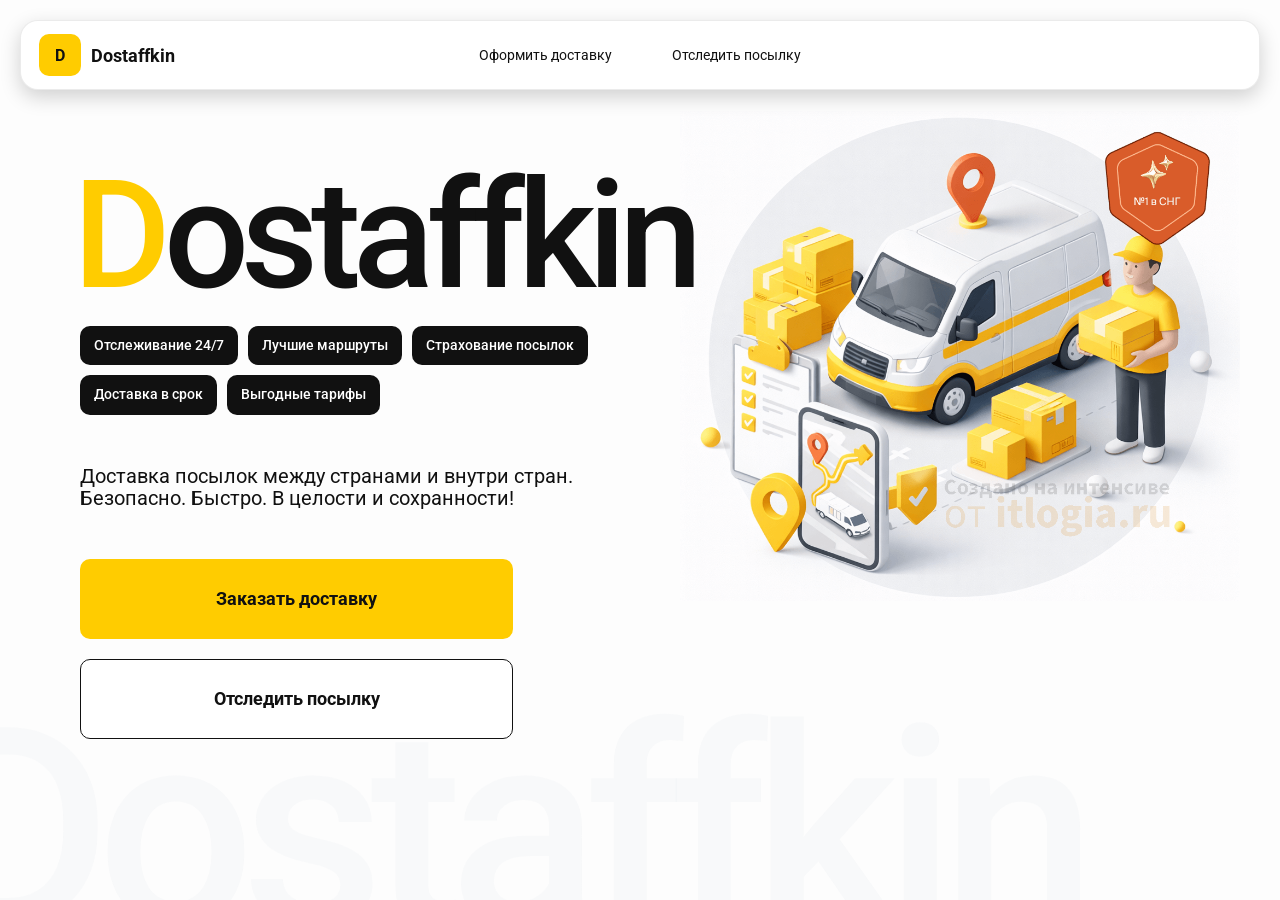
<file: index.html>
<!doctype html>
<html lang="ru">

<head>
    <meta charset="utf-8" />
    <meta name="viewport" content="width=device-width,initial-scale=1,maximum-scale=1,user-scalable=0" />
    <title>Dostaffkin — Доставка посылок между странами и внутри стран. Безопасно. Быстро. В целости и сохранности!
    </title>

    <link href="styles/based.css" rel="stylesheet" />
    <link href="styles/based_adaptive.css" rel="stylesheet" />
    <link href="styles/index.css" rel="stylesheet" />
    <link href="styles/index_adaptive.css" rel="stylesheet" />
</head>

<body>
    <div class="container">
        <header class="header">
            <a class="header-brand" href="#">
                <div class="header-logo">D</div>
                <div class="header-title">Dostaffkin</div>
            </a>
            <nav class="header-menu">
                <a class="header-link" href="./order.html">Оформить <span>доставку</span></a>
                <a class="header-link" href="./track.html">Отследить <span>посылку</span></a>
            </nav>
        </header>
        <main class="main">
            <section class="main-info">
                <div class="main-title">
                    <span>D</span>ostaffkin
                </div>
                <div class="main-features">
                    <div class="main-feature">Отслеживание 24/7</div>
                    <div class="main-feature">Лучшие маршруты</div>
                    <div class="main-feature">Страхование посылок</div>
                    <div class="main-feature">Доставка в срок</div>
                    <div class="main-feature">Выгодные тарифы</div>
                </div>
                <div class="main-description">
                    Доставка посылок между странами и внутри стран.
                    Безопасно. Быстро. В целости и сохранности!
                </div>
                <div class="main-actions">
                    <a class="button" type="button" href="./order.html">Заказать доставку</a>
                    <a class="button button-white" type="button" href="./track.html">Отследить посылку</a>
                </div>
            </section>
            <div class="main-title-ghost">Dostaffkin</div>
            <section class="main-image">
                <img src="images/main-image.png" alt="Main image" />
            </section>
        </main>
    </div>
</body>

</html>
</file>
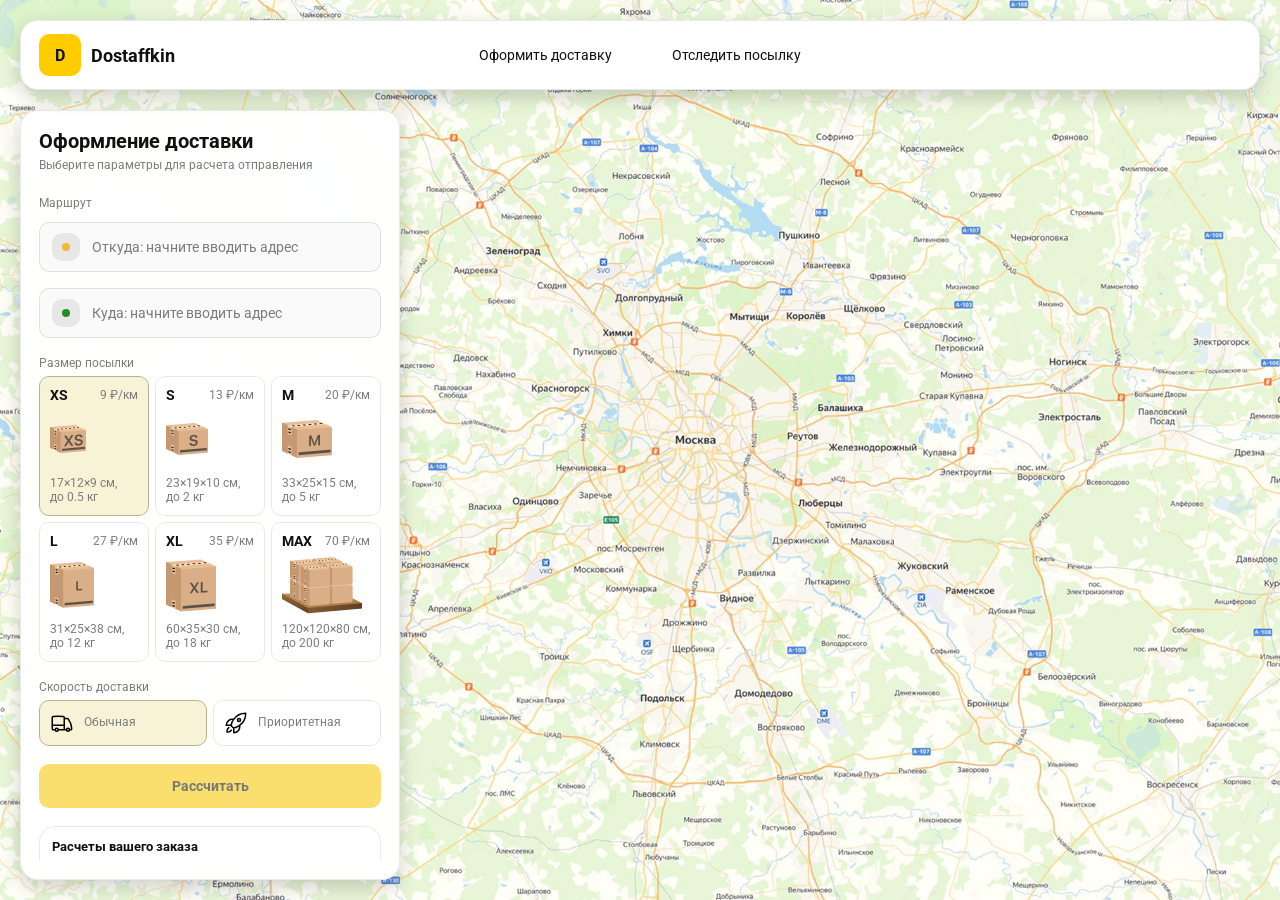
<file: order.html>
<!doctype html>
<html lang="ru">

<head>
    <meta charset="utf-8" />
    <meta name="viewport" content="width=device-width,initial-scale=1,maximum-scale=1,user-scalable=0" />
    <title>Оформление доставки</title>

    <link rel="stylesheet" href="styles/based.css" />
    <link rel="stylesheet" href="styles/based_adaptive.css" />

    <link rel="stylesheet" href="styles/order.css" />
    <link rel="stylesheet" href="styles/order_adaptive.css" />
</head>

<body>
    <div id="map"></div>
    <header class="header">
        <a class="header-brand" href="./index.html">
            <div class="header-logo">D</div>
            <div class="header-title">Dostaffkin</div>
        </a>
        <nav class="header-menu">
            <a class="header-link" href="#">Оформить <span>доставку</span></a>
            <a class="header-link" href="./track.html">Отследить <span>посылку</span></a>
        </nav>
    </header>

    <aside class="main" id="sidebar">
        <div class="main-header">
            <div class="main-title">Оформление доставки</div>
            <div class="main-text">Выберите параметры для расчета отправления</div>
            <div class="main-content">
                <div class="main-route">
                    <div class="main-block-title">Маршрут</div>
                    <div class="main-fields">
                        <div class="main-field" id="fromField">
                            <div class="main-pin"></div>
                            <input id="from" placeholder="Откуда: начните вводить адрес" autocomplete="off" />
                            <div class="main-ac" id="fromAc" role="listbox" aria-label="Подсказки адресов"></div>
                        </div>

                        <div class="main-field" id="toField">
                            <div class="main-pin"></div>
                            <input id="to" placeholder="Куда: начните вводить адрес" autocomplete="off" />
                            <div class="main-ac" id="toAc" role="listbox" aria-label="Подсказки адресов"></div>
                        </div>
                    </div>
                </div>
                <div class="main-package">
                    <div class="main-block-title">Размер посылки</div>

                    <div class="main-sizes">
                        <div class="main-size-card is-active" data-value="xs">
                            <div class="main-size-top">
                                <div class="main-size-label">XS</div>
                                <div class="main-size-rate">9 ₽/км</div>
                            </div>
                            <div class="main-size-media">
                                <img src="images/sizes/xs.png" alt="Короб XS" />
                            </div>
                            <div class="main-size-description">17×12×9 см,<br>до 0.5 кг</div>
                        </div>

                        <div class="main-size-card" data-value="s">
                            <div class="main-size-top">
                                <div class="main-size-label">S</div>
                                <div class="main-size-rate">13 ₽/км</div>
                            </div>
                            <div class="main-size-media">
                                <img src="images/sizes/s.png" alt="Короб S" />
                            </div>
                            <div class="main-size-description">23×19×10 см,<br>до 2 кг</div>
                        </div>

                        <div class="main-size-card" data-value="m">
                            <div class="main-size-top">
                                <div class="main-size-label">M</div>
                                <div class="main-size-rate">20 ₽/км</div>
                            </div>
                            <div class="main-size-media">
                                <img src="images/sizes/m.png" alt="Короб M" />
                            </div>
                            <div class="main-size-description">33×25×15 см,<br>до 5 кг</div>
                        </div>

                        <div class="main-size-card" data-value="l">
                            <div class="main-size-top">
                                <div class="main-size-label">L</div>
                                <div class="main-size-rate">27 ₽/км</div>
                            </div>
                            <div class="main-size-media">
                                <img src="images/sizes/l.png" alt="Короб L" />
                            </div>
                            <div class="main-size-description">31×25×38 см,<br>до 12 кг</div>
                        </div>

                        <div class="main-size-card" data-value="xl">
                            <div class="main-size-top">
                                <div class="main-size-label">XL</div>
                                <div class="main-size-rate">35 ₽/км</div>
                            </div>
                            <div class="main-size-media">
                                <img src="images/sizes/xl.png" alt="Короб XL" />
                            </div>
                            <div class="main-size-description">60×35×30 см,<br>до 18 кг</div>
                        </div>

                        <div class="main-size-card" data-value="max">
                            <div class="main-size-top">
                                <div class="main-size-label">MAX</div>
                                <div class="main-size-rate">70 ₽/км</div>
                            </div>
                            <div class="main-size-media main-size-media-palleta">
                                <img src="images/sizes/max.png" alt="Паллета" />
                            </div>
                            <div class="main-size-description">120×120×80 см,<br>до 200 кг</div>
                        </div>
                    </div>
                </div>
                <div class="main-speed">
                    <div class="main-block-title">Скорость доставки</div>

                    <div class="main-speeds">
                        <div class="main-speed-card is-active" data-value="regular">
                            <img class="main-speed-media" src="images/icons/regular.svg" alt="Regular" />
                            <div class="main-speed-description">Обычная</div>
                        </div>
                        <div class="main-speed-card" data-value="fast">
                            <img class="main-speed-media" src="images/icons/fast.svg" alt="Fast" />
                            <div class="main-speed-description">Приоритетная</div>
                        </div>

                    </div>
                </div>
                <div class="main-calculate-block">
                    <button id="calc" class="button calculate-button" type="button" disabled>Рассчитать</button>
                </div>
                <div class="main-result" id="result">
                    <div class="main-result-title">Расчеты вашего заказа</div>
                    <div class="main-result-lines">
                        <div class="main-result-line"><span>Расстояние</span><span id="distanceValue">—</span></div>
                        <div class="main-result-line"><span>Доставим через</span><span id="durationValue">—</span></div>
                        <div class="main-result-line"><span>Тариф</span><span id="rateValue">—</span></div>
                    </div>
                    <div class="main-price">
                        <div class="main-price-label">Итого</div>
                        <div class="main-price-value" id="totalValue">—</div>
                    </div>
                </div>
                <div class="main-order-box">
                    <div class="main-order-form" id="orderForm">
                        <div class="main-order-title">Оформление доставки</div>
                        <div class="main-block-info-row">
                            <div class="main-block-title">Контакты</div>
                            <div class="order-fields">
                                <div class="main-field">
                                    <input id="customerName" placeholder="Ваше имя" autocomplete="off" />
                                </div>
                                <div class="main-field">
                                    <input id="customerPhone" placeholder="Ваш телефон" autocomplete="off"
                                        inputmode="tel" />
                                </div>
                            </div>
                        </div>
                        <div class="main-block-info-row extra-info">
                            <div class="main-block-title">Дополнительная информация</div>
                            <div class="main-field textarea">
                                <textarea id="comment" placeholder="Детали доставки и комментарии"></textarea>
                            </div>
                        </div>
                        <button id="submit" class="button main-submit-request" type="button" disabled>Отправить
                            заявку
                        </button>
                    </div>

                    <div class="main-order-success" id="orderSuccess">
                        <div class="main-success-icon">✓</div>
                        <div class="main-success-title">Заявка отправлена!</div>
                        <div class="main-success-title">Номер отправления – <span id="orderId"></span></div>
                        <div class="main-success-subtitle">Мы скоро свяжемся с вами</div>
                    </div>
                </div>
            </div>
        </div>

    </aside>

</body>

</html>
</file>
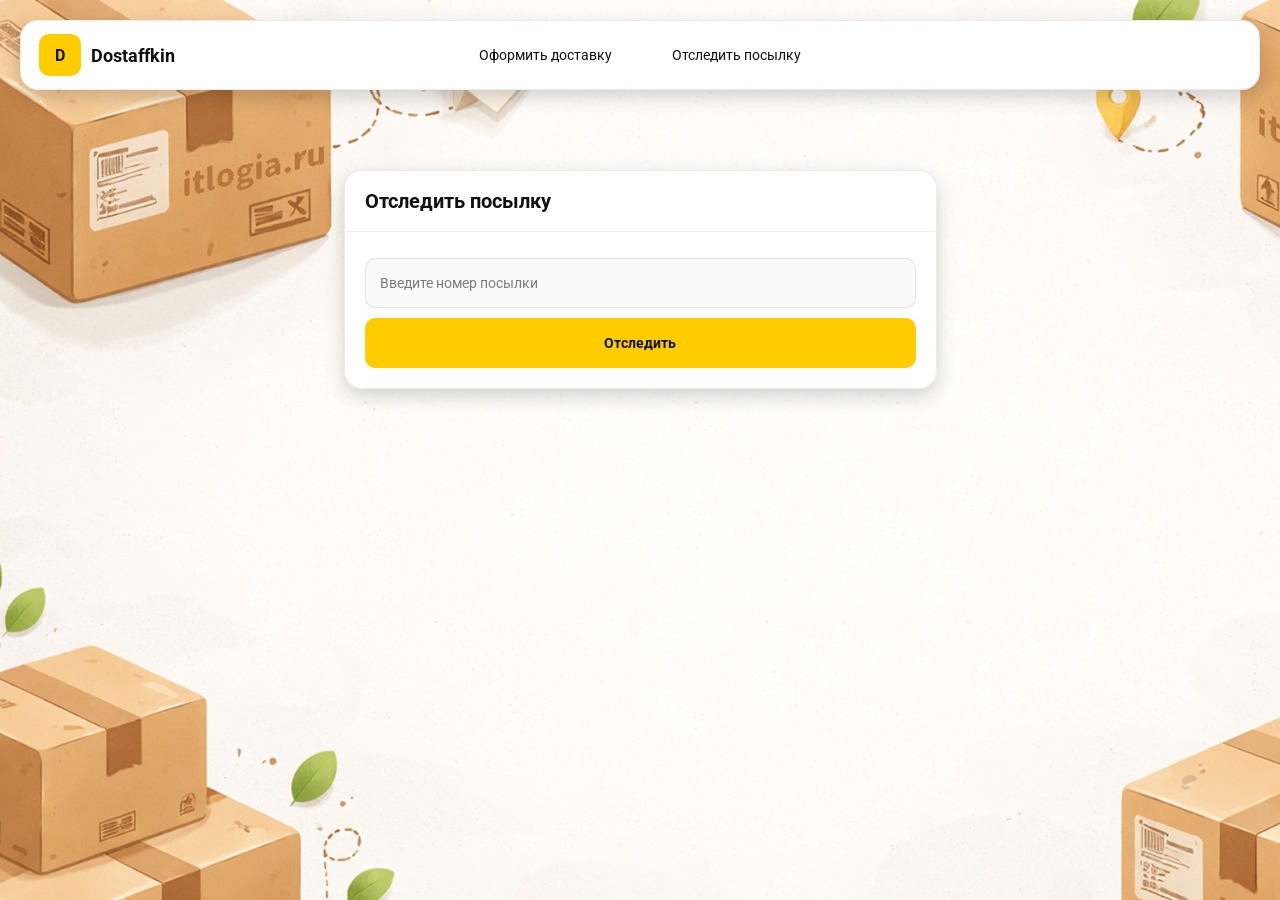
<file: track.html>
<!doctype html>
<html lang="ru">

<head>
    <meta charset="utf-8" />
    <meta name="viewport" content="width=device-width,initial-scale=1,maximum-scale=1,user-scalable=0" />
    <title>Отследить посылку</title>
    <link rel="stylesheet" href="styles/based.css" />
    <link rel="stylesheet" href="styles/based_adaptive.css" />

    <link rel="stylesheet" href="styles/track.css" />
    <link rel="stylesheet" href="styles/track_adaptive.css" />
</head>

<body>
    <div class="container">
        <header class="header">
            <a class="header-brand" href="./index.html">
                <div class="header-logo">D</div>
                <div class="header-title">Dostaffkin</div>
            </a>
            <nav class="header-menu">
                <a class="header-link" href="./order.html">Оформить <span>доставку</span></a>
                <a class="header-link" href="#">Отследить <span>посылку</span></a>
            </nav>
        </header>
        <main class="track-content">
            <section class="track-card track-search">
                <div class="track-title">Отследить посылку</div>
                <div class="track-action">
                    <div class="main-field track-field">
                        <input id="trackNumber" placeholder="Введите номер посылки" autocomplete="off" />
                    </div>
                    <button id="trackButton" class="button track-button" type="button">Отследить</button>
                </div>
            </section>
            <section class="track-card track-result" id="trackResult">
                <div class="track-result-header">
                    <div class="track-id" id="trackIdValue"></div>
                    <div class="track-routes">
                        <div class="track-route">
                            <div class="track-route-pin">
                                <svg xmlns="http://www.w3.org/2000/svg" fill="none" viewBox="0 0 24 24"
                                    stroke-width="1.5" stroke="orange" class="size-6">
                                    <path stroke-linecap="round" stroke-linejoin="round"
                                        d="M15 10.5a3 3 0 1 1-6 0 3 3 0 0 1 6 0Z" />
                                    <path stroke-linecap="round" stroke-linejoin="round"
                                        d="M19.5 10.5c0 7.142-7.5 11.25-7.5 11.25S4.5 17.642 4.5 10.5a7.5 7.5 0 1 1 15 0Z" />
                                </svg>
                            </div>
                            <div class="track-route-address" id="trackFromValue">
                                Откуда: Москва, улица Арбат, 1
                            </div>
                        </div>
                        <div class="track-route track-route-arrow">
                            <svg xmlns="http://www.w3.org/2000/svg" fill="none" viewBox="0 0 24 24" stroke-width="1.5"
                                stroke="currentColor" class="size-6">
                                <path stroke-linecap="round" stroke-linejoin="round"
                                    d="M19.5 13.5 12 21m0 0-7.5-7.5M12 21V3" />
                            </svg>
                        </div>
                        <div class="track-route">
                            <div class="track-route-pin">
                                <svg xmlns="http://www.w3.org/2000/svg" fill="none" viewBox="0 0 24 24"
                                    stroke-width="1.5" stroke="green" class="size-6">
                                    <path stroke-linecap="round" stroke-linejoin="round"
                                        d="M15 10.5a3 3 0 1 1-6 0 3 3 0 0 1 6 0Z" />
                                    <path stroke-linecap="round" stroke-linejoin="round"
                                        d="M19.5 10.5c0 7.142-7.5 11.25-7.5 11.25S4.5 17.642 4.5 10.5a7.5 7.5 0 1 1 15 0Z" />
                                </svg>
                            </div>
                            <div class="track-route-address" id="trackToValue">
                                Куда: Минск, проспект Независимости, 58
                            </div>
                        </div>
                    </div>
                </div>
                <div class="track-info">
                    <div class="track-status-title">Статус данной посылки:</div>
                    <div class="track-status-list" id="trackStatusList">


                        <div class="track-status created">
                            <img src="images/icons/created.svg" class="track-status-icon" alt="Created">
                            <div class="track-status-text">
                                <div class="track-status-text-state">Создан</div>
                                <div class="track-status-text-date">10.01.2026</div>
                            </div>
                        </div>

                        <div class="track-status in-way">
                            <img src="images/icons/in-way.svg" class="track-status-icon" alt="In way">
                            <div class="track-status-text">
                                <div class="track-status-text-state">В пути: Москва</div>
                                <div class="track-status-text-date">18.01.2026</div>
                            </div>
                        </div>

                        <div class="track-status ready">
                            <img src="images/icons/ready.svg" class="track-status-icon" alt="Ready">
                            <div class="track-status-text">
                                <div class="track-status-text-state">Готов к выдаче</div>
                                <div class="track-status-text-date">25.01.2026</div>
                            </div>
                        </div>

                        <div class="track-status done">
                            <img src="images/icons/done.svg" class="track-status-icon" alt="Done">
                            <div class="track-status-text">
                                <div class="track-status-text-state">Вручен</div>
                                <div class="track-status-text-date">27.01.2026</div>
                            </div>
                        </div>

                    </div>
                </div>
            </section>
        </main>
    </div>

</body>

</html>
</file>
<file: styles/based.css>
*, *::before, *::after { /* все размеры корректно использовались на сайте */
    box-sizing: border-box;
}

@font-face {
    font-family: "Roboto";
    src: url("../fonts/Roboto-Regular.ttf");
    font-weight: normal;
}

@font-face {
    font-family: "Roboto";
    src: url("../fonts/Roboto-Bold.ttf");
    font-weight: bold;
}

@font-face {
    font-family: "Roboto";
    src: url("../fonts/Roboto-Medium.ttf");
    font-weight: 500;
}

html, body {
    margin: 0;
    color: #111111;
    font-family: "Roboto", sans-serif;
}

body {
    background: #FDFDFD;
}

.header {
    border-radius: 18px;
    box-shadow: 0 7px 20px 0 #0000002E;
    backdrop-filter: blur(10px);
    background: #ffffff;
    left: 20px;
    border: 1px solid rgba(0, 0, 0, 0.08);
    position: fixed;
    right: 20px;
    top: 20px;
    padding: 14px 18px;
    height: 70px;
    display: flex;
    align-items: center;
    z-index: 6;
}

.header-brand {
    display: flex;
    align-items: center;
    text-decoration: none;
    gap: 10px;
}

.header-logo {
    width: 42px;
    height: 42px;
    border-radius: 10px;
    background: #FFCC00;
    display: grid;
    place-items: center;
    font-weight: bold;
    color: #111;
}

.header-title {
    font-size: 18px;
    font-weight: bold;
    color: #111111;
    text-decoration: none;
}

.header-menu {
    display: flex;
    align-items: center;
    gap: 60px;
    margin: 0;
    position: absolute;
    left: 50%;
    transform: translateX(-50%);
}

.header-link {
    font-size: 14px;
    color: #111111;
    text-decoration: none;
}

.button {
    border: 0;
    outline: none;
    height: 44px;
    border-radius: 10px;
    font-size: 14px;
    font-weight: bold;
    cursor: pointer;
    font-family: inherit;
    transition: transform .08s ease, opacity .12s ease;
    background: #FFCC00;
    color: #111111;
    text-align: center;
    text-decoration: none;
}

.button:hover {
    background-color: #E5BC19;
}

.button:disabled {
    cursor: not-allowed;
    background-color: #FADE6E;
    color: #787878;
    transform: none;
}

.button.button-white {
    background: #ffffff;
    border: 1px solid #111111;
}

.button.button-white:hover {
    background: rgb(241 241 241);
}

.main-field {
    display: flex;
    align-items: center;
    margin-top: 6px;
    gap: 10px;
    border: 1px solid #1111111A;
    background: #FAFAFA;
    border-radius: 10px;
    padding: 10px 12px;
    position: relative;
    box-sizing: border-box;
    height: 50px;
}

.main-field.textarea {
    height: auto;
}

.main-pin {
    width: 28px;
    height: 28px;
    border-radius: 10px;
    background: rgba(17, 17, 17, 0.08);
    display: grid;
    place-items: center;
    flex: 0 0 auto;
    position: relative;
}

.main-pin::before {
    content: "";
    width: 8px;
    height: 8px;
    border-radius: 999px;
    background: orange;
    opacity: .75;
    display: block;
}

.main-field:last-child .main-pin::before {
    background: green;
    opacity: .85;
}

input, textarea {
    width: 100%;
    border: 0;
    outline: none;
    background: transparent;
    font-size: 14px;
    color: #111111;
    font-family: inherit;
}

textarea {
    resize: vertical;
    min-height: 72px;
    padding: 2px 0;
}

input::placeholder, textarea::placeholder {
    color: #7C7C7C;
}

.main-field:focus-within {
    border-color: rgba(0, 0, 0, 0.20);
    box-shadow: 0 0 0 4px rgba(255, 204, 0, 0.35);
    background: rgba(255, 255, 255, 0.75);
}
</file>
<file: styles/based_adaptive.css>
@media (max-width: 767px) {
    .header {
        left: 10px;
        right: 10px;
        top: 10px;
    }

    .header-link span {
        display: none;
    }

    .header-menu {
        gap: 20px;
        justify-content: flex-start;
        margin: 0 0 0 30px;
        position: static;
        transform: none;
    }
}

@media (max-width: 420px) {
    .header-title {
        display: none;
    }
}

@media (max-width: 374px) {
    .header-menu {
        gap: 10px;
        margin: 0 0 0 10px;
    }
}
</file>
<file: styles/index.css>
.container {
    overflow: hidden; /* не влазит на страницу - скрывается */
    min-height: 100vh;
}

.main {
    padding: 111px 40px 40px;
    position: relative;
    display: flex;
}

.main-info {
    padding: 0 40px 40px;
    max-width: 840px;
    width: 100%;
    position: relative;
}

.main-title {
    margin-top: 50px;
    font-weight: 500;
    font-size: 200px;
    line-height: 1;
    letter-spacing: -0.05em;
    color: #111111;
    left: -15px;
    position: relative;
}

.main-title span {
    color: #ffcc00;
}

.main-features {
    margin-top: 15px;
    display: flex;
    flex-wrap: wrap;
    gap: 10px;
}

.main-feature {
    background: #111111;
    color: #ffffff;
    padding: 12px 14px;
    font-weight: 500;
    font-size: 14px;
    line-height: 1.1;
    border-radius: 10px;
}

.main-description {
    margin-top: 50px;
    max-width: 500px;
    font-size: 20px;
    line-height: 1.1;
    color: #111111;
}

.main-actions {
    margin-top: 50px;
    display: flex;
    flex-direction: column;
    gap: 20px;
}

.main-actions .button {
    height: 80px;
    width: 433px;
    font-size: 18px;
    font-weight: bold;
    place-items: center;
    display: grid;
}

.main-title-ghost {
    position: absolute;
    z-index: -1;
    left: -70px;
    bottom: -150px;
    font-weight: 500;
    font-size: 278px;
    line-height: 1;
    letter-spacing: -0.05em;
    color: #ECEDF04D;
}

.main-image {
    width: 1024px;
    top: 100px;
    z-index: -2;
}

.main-image img {
    width: 100%;
    max-width: 1024px;
    height: auto;
    display: block;
}
</file>
<file: styles/index_adaptive.css>
@media (max-width: 1760px) {
    .main-title {
        font-size: 150px;
        left: -7px;
    }

    .main-info {
        max-width: 640px;
    }
}

@media (max-width: 1200px) {
    .main-info {
        max-width: 540px;
    }

    .main {
        padding: 111px 20px 20px;
    }

    .main-title {
        font-size: 120px;
        left: -4px;
    }

    .main-title-ghost {
        font-size: 220px;
    }
}

@media (max-width: 1024px) {
    .main-title {
        margin-top: 30px;
    }

    .main {
        flex-direction: column-reverse;
    }

    .main-image {
        max-width: 350px;
        position: absolute;
        left: 370px;
        top: 370px;
    }

    .main-info {
        max-width: 100%;
    }

    .main-actions {
        gap: 10px;
    }

    .main-actions .button {
        height: 50px;
        font-size: 14px;
        width: auto;
        max-width: 300px;
    }

    .main-description {
        max-width: 350px;
    }
}

@media (max-width: 570px) {
    .main-title {
        font-size: 88px;
    }

    .main-description {
        max-width: 100%
    }

    .main-actions {
       width: 100%;
    }

    .main-actions .button {
        width: 100%;
        max-width: 100%
    }

    .main-image {
        max-width: 650px;
        position: absolute;
        left: 170px;
        top: 70px;
        opacity: 0.2;
    }
}

@media (max-width: 400px) {
    .main-title {
        font-size: 70px;
    }
}
</file>
<file: styles/order.css>
#map {
    background-image: url("../images/order-bg.png");
    background-size: cover;
    position: fixed;
    inset: 0;
}

.main {
    position: fixed;
    top: 110px;
    left: 20px;
    bottom: 20px;
    width: 380px;

    display: flex;
    flex-direction: column;

    border: 1px solid rgba(0,0,0,.08);
    border-radius: 18px;
    background: rgba(255,255,255,.96);
    backdrop-filter: blur(10px);
    box-shadow: 0 7px 20px rgba(0,0,0,.18);

    overflow: hidden;
    z-index: 5;
}

.main-header{
    display:flex;
    flex-direction:column;
    height:100%;
    min-height:0;
    padding:18px;
}

.main-title{
    font-size:20px;
    font-weight:700;
}

.main-text{
    margin-top:5px;
    font-size:12px;
    color:#7C7C7C;
}

.main-content{
    flex:1;
    min-height:0;

    display:flex;
    flex-direction:column;
    gap:18px;

    overflow-y:auto;
    overflow-x:hidden;
    scrollbar-width:none;

    padding:24px 0 18px;
}

.main-content::-webkit-scrollbar{
    display:none;
}

.main-route,
.main-package,
.main-calculate-block,
.main-result{
    width:100%;
}

.main-block-title{
    margin-bottom:6px;
    font-size:12px;
    color:#7C7C7C;
}

.main-fields{
    display:flex;
    flex-direction:column;
    gap:10px;
}

.main-field{
    width:100%;
    box-sizing:border-box;
}

.main-field input{
    width:100%;
    box-sizing:border-box;
}

.main-sizes{
    display:grid;
    grid-template-columns:repeat(3,1fr);
    gap:6px;
}

.main-size-card{
    min-height:139px;
    padding:10px;

    border:1px solid #E8E8E7;
    border-radius:10px;
    background:#fff;

    cursor:pointer;
    transition:.15s;
}

.main-size-card:hover{
    transform:translateY(-1px);
}

.main-size-card.is-active{
    background:#F8F2D6;
    border-color:#B7B196;
}

.main-size-top{
    display:flex;
    justify-content:space-between;
    align-items:center;
}

.main-size-label{
    font-size:14px;
    font-weight:700;
}

.main-size-rate{
    font-size:12px;
    color:#7C7C7C;
}

.main-size-media{
    margin-top:8px;
    height:57px;
}

.main-size-description{
    margin-top:8px;
    font-size:12px;
    color:#7C7C7C;
    line-height:1.2;
}

.main-calculate-block{
    width:100%;
}

.calculate-button{
    display:block;
    width:100%;
    box-sizing:border-box;
}

.main-result{
    padding:12px;

    border:1px solid rgba(0,0,0,.08);
    border-radius:16px;

    background:rgba(255,255,255,.75);
}

.main-result-title{
    margin-bottom:13px;
    font-size:13px;
    font-weight:700;
}

.main-result-lines{
    display:flex;
    flex-direction:column;
    gap:8px;
}

.main-result-line{
    display:flex;
    justify-content:space-between;
    font-size:13px;
}

.main-price{
    display:flex;
    justify-content:space-between;
    align-items:baseline;

    margin-top:18px;
    padding-top:10px;

    border-top:1px dashed rgba(0,0,0,.12);
}

.main-price-label{
    font-size:12px;
    color:rgba(17,17,17,.55);
}

.main-price-value{
    font-size:20px;
    font-weight:700;
}

.main-order-box {
    background: #ffffff;
    border: 1px solid #E8E8E7;
    border-radius: 10px;
    padding: 12px;
}

.main-order-title {
    margin-bottom: 8px;
    font-weight: bold;
    font-size: 14px;
    color: #111111;
}

.main-block-info {
    display: flex;
    flex-direction: column;
    gap: 6px;
}

.order-fields {
    display: grid;
    grid-template-columns: 1fr 1fr;
    column-gap: 10px;
    margin-top: 6px;
}

.main-block-info-row.extra-info {
    display: block;
    margin-top: 13px;
}

.main-submit-request {
    width: 100%;
    margin-top: 6px;
}

.main-order-success {
    display: none;
    text-align: center;
    padding: 22px 12px;
    gap: 12px;
}

.main-order-success.is-visible {
    display: flex;
    flex-direction: column;
    align-items: center;
}

.main-success-icon {
    width: 56px;
    height: 56px;
    border-radius: 50%;
    background: #16a34a;
    color: #ffffff;
    display: grid;
    place-items: center;
    font-size: 30px;
}

.main-success-title {
    font-size: 14px;
    font-weight: bold;
    color: #111111;
}

.main-success-subtitle {
    font-size: 12px;
    color: rgba(17, 17, 17, 0.55);
    line-height: 1.3;
}

.main-speed .main-block-title {
    margin-bottom: 6px;
}

.main-speeds {
    display: grid;
    gap: 6px;
    grid-template-columns: repeat(2, 1fr);
}

.main-speed-card {
    border: 1px solid #E8E8E7;
    background: #FFFFFF;
    border-radius: 10px;
    padding: 10px;
    cursor: pointer;
    user-select: none;
    transition: transform .08s ease, border-color .12s ease, background .12s ease;
    display: flex;
    align-items: center;
    gap: 10px;
}

.main-speed-card:hover {
    transform: translateY(-1px);
}

.main-speed-card.is-active {
    background-color: #F8F2D6;
    border-color: #B7B196;
}

.main-speed-description {
    font-size: 12px;
    color: #7C7C7C;
    line-height: 1.2;
}
</file>
<file: styles/order_adaptive.css>
@media (max-width: 767px) {
    .main {
        left: 10px;
        right: 10px;
        top: 50%;
        bottom: 12px;
        width: auto;
        max-width: none;
    }
}

@media (max-width: 420px) {
    .main-sizes {
        grid-template-columns: repeat(2, 1fr);
    }
}
</file>
<file: styles/track.css>
.container {
    background: #F4F4F4 url("../images/track-bg.png");
    background-size: cover;
    min-height: 100vh;
    padding: 170px 0 50px 0;
}

.track-content {
    width: 593px;
    margin: 0 auto;
}

.track-card {
    width: 100%;
    border-radius: 18px;
    box-shadow: 0 7px 20px 0 #0000002E;
    backdrop-filter: blur(10px);
    background: rgba(255, 255, 255, 0.96);
    border: 1px solid rgba(0, 0, 0, 0.08);
}

.track-title {
    font-size: 20px;
    line-height: 100%;
    font-weight: bold;
    border-bottom: 1px solid #EEEEEE;
    padding: 20px;
}

.track-action {
    padding: 20px;
}

.track-button {
    width: 100%;
    height: 50px;
}

.track-field {
    margin-bottom: 10px;
}

.track-result {
    margin-top: 5px;
    display: none;
}

.track-result.is-visible {
    display: block;
}

.track-result-header {
    font-weight: bold;
    font-size: 14px;
    color: #111111;
    padding: 20px;
    border-bottom: 1px solid #EEEEEE;
}

.track-id {
    margin-bottom: 12px;
    font-size: 20px;
}

.track-routes {
    display: flex;
    flex-direction: column;
    gap: 10px;
    font-weight: normal;
}

.track-route {
    display: flex;
    align-items: center;
    gap: 10px;
}

.track-route-pin {
    width: 24px;
    height: 24px;
    flex-shrink: 0;
}

.track-route-arrow {
    padding: 15px 0;
    width: 24px;
    height: 24px;
}

.track-info {
    padding: 20px;
}

.track-status {
    display: flex;
    align-items: center;
    font-size: 12px;
    gap: 10px;
}

.track-status-title {
    font-size: 14px;
    color: #111111;
    margin-bottom: 20px;
}

.track-status-list {
    display: flex;
    flex-direction: column;
    gap: 15px;
}

.track-status-icon {
    width: 40px;
    height: 40px;
    border-radius: 50%;
    background: rgba(17, 17, 17, 0.08);
    display: grid;
    place-items: center;
    flex: 0 0 auto;
}

.track-status.created .track-status-icon {
    background-color: #F1CB00;
}

.track-status.in-way .track-status-icon {
    background-color: #F08A11;
}

.track-status.ready .track-status-icon {
    background-color: #A35D0A;
}

.track-status.done .track-status-icon {
    background-color: #37C93B;
}

.track-status-text {
    display: flex;
    align-items: center;
    justify-content: space-between;
    color: #111111;
    font-size: 12px;
    flex: 1;
}

.track-status-date {
    color: rgba(17, 17, 17, 0.55);
}
</file>
<file: styles/track_adaptive.css>
@media (max-width: 767px) {
    .container {
        padding: 130px 0 50px 0;
    }

    .track-content {
        width: 100%;
        padding-left: 10px;
        padding-right: 10px;
    }

    .track-result-header {
        padding: 20px;
    }
}
</file>
